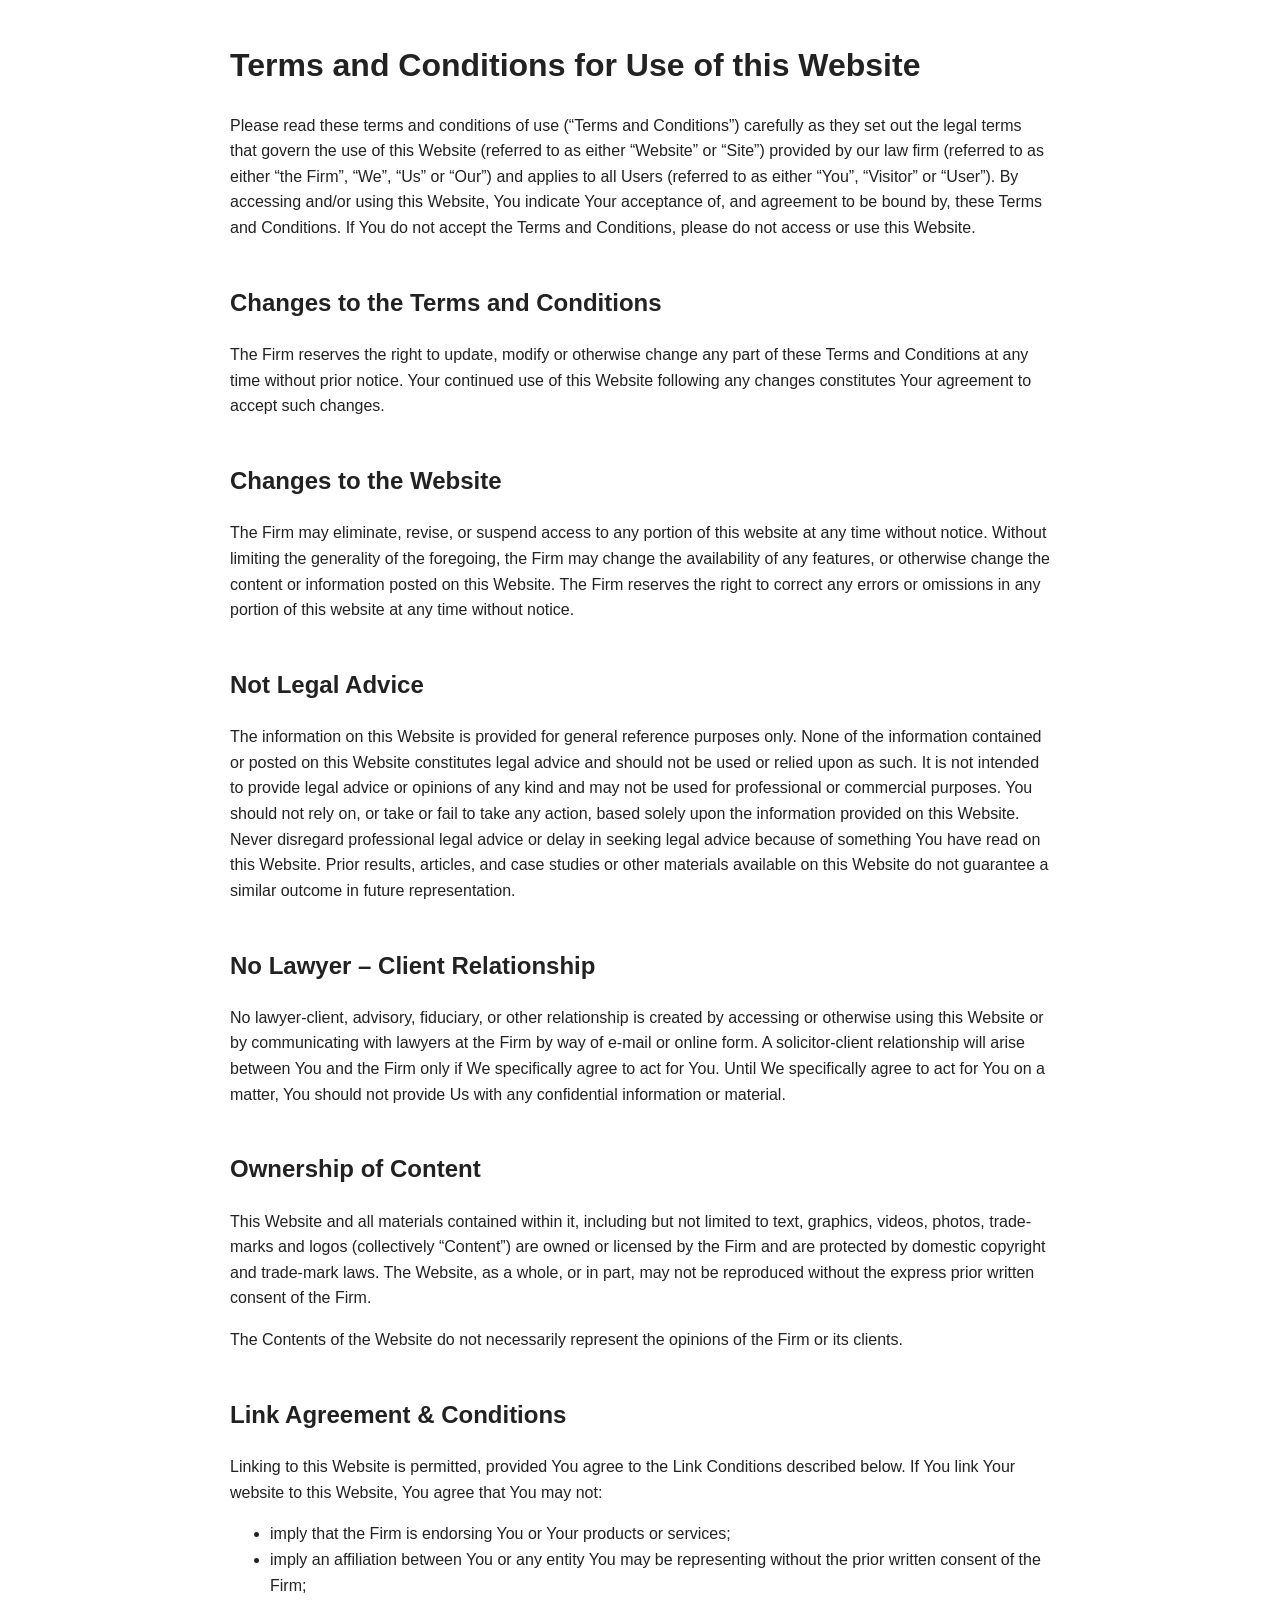
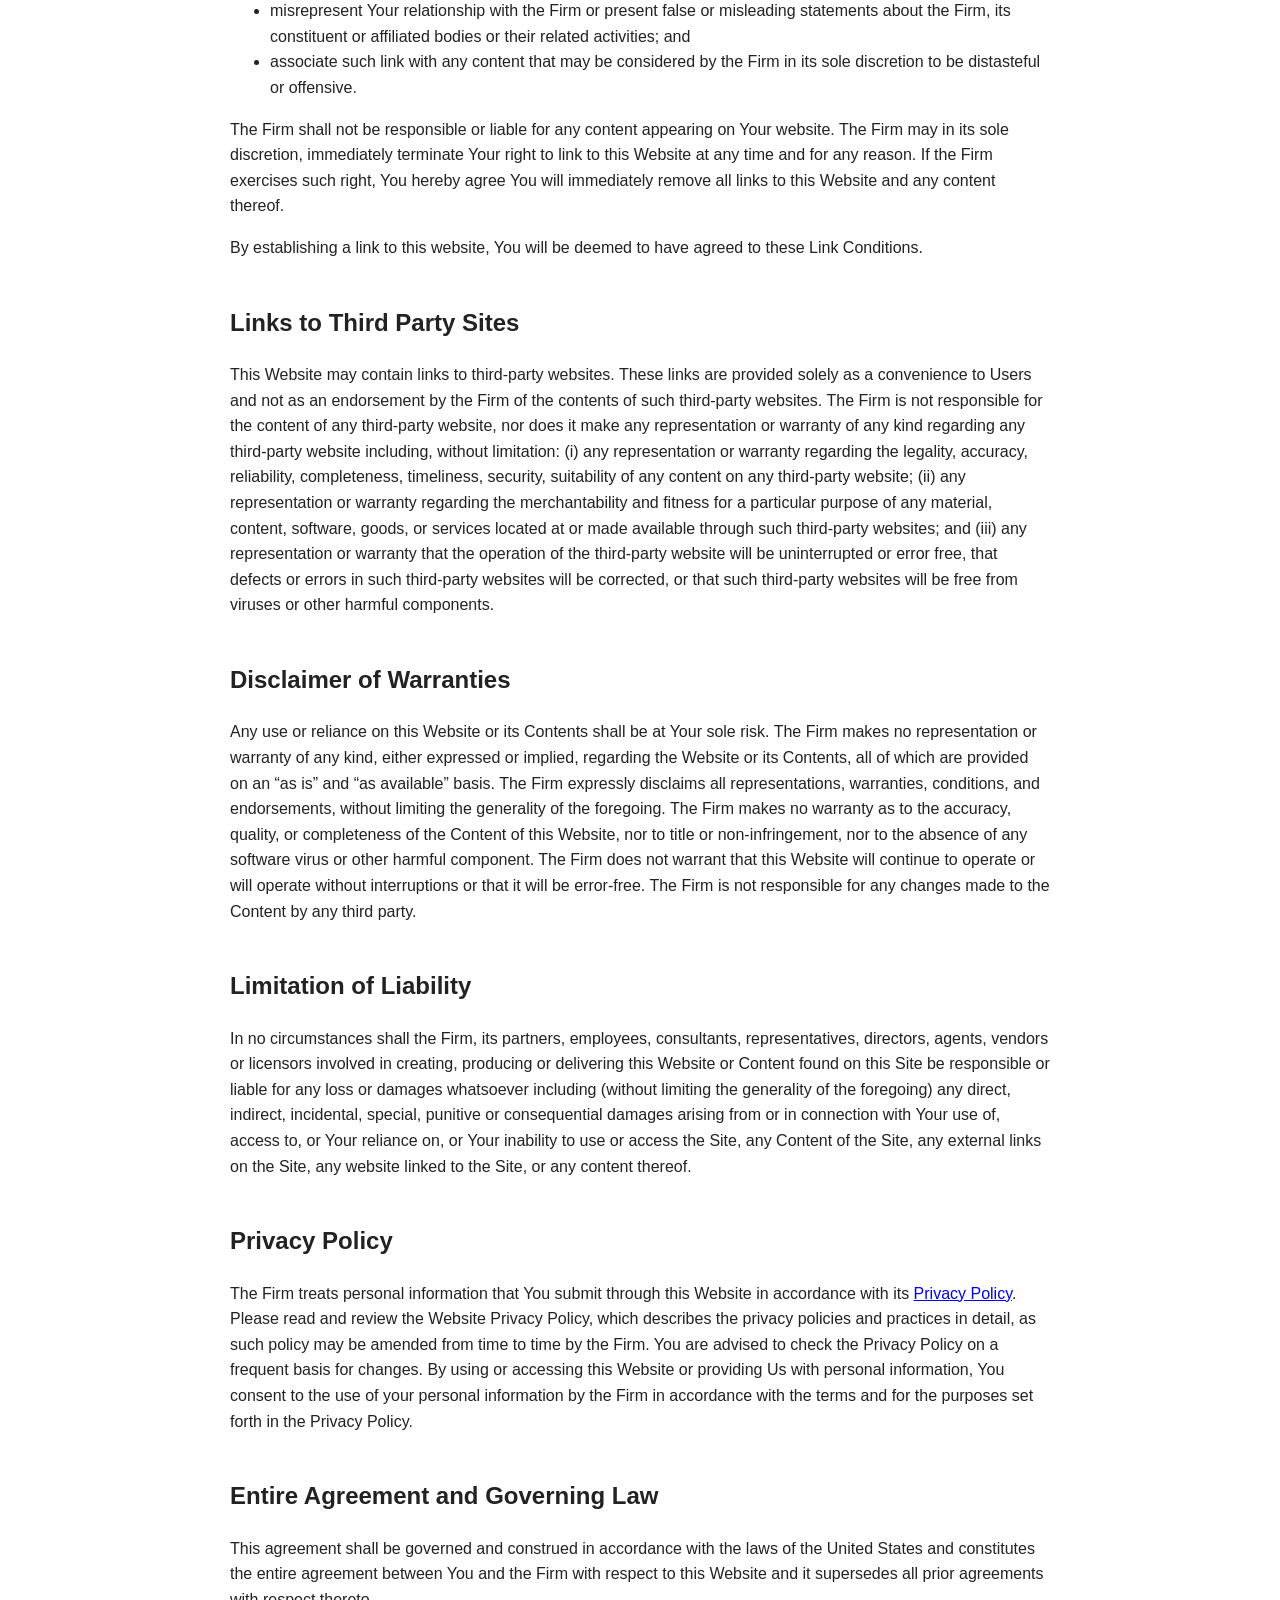
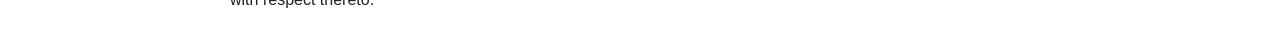
<file: disclaimer.html>
<!DOCTYPE html>
<html lang="en">
<head>
<meta charset="utf-8">
<meta name="viewport" content="width=device-width, initial-scale=1">
<title>Disclaimer</title>
<style>
  body { font-family: Arial, Helvetica, sans-serif; line-height: 1.6; color: #222; max-width: 820px; margin: 40px auto; padding: 0 20px; }
  h1 { font-size: 2em; }
  h2 { margin-top: 1.8em; }
</style>
</head>
<body>

<h1>Terms and Conditions for Use of this Website</h1>

<p>Please read these terms and conditions of use (&ldquo;Terms and Conditions&rdquo;) carefully as they set out the legal terms that govern the use of this Website (referred to as either &ldquo;Website&rdquo; or &ldquo;Site&rdquo;) provided by our law firm (referred to as either &ldquo;the Firm&rdquo;, &ldquo;We&rdquo;, &ldquo;Us&rdquo; or &ldquo;Our&rdquo;) and applies to all Users (referred to as either &ldquo;You&rdquo;, &ldquo;Visitor&rdquo; or &ldquo;User&rdquo;). By accessing and/or using this Website, You indicate Your acceptance of, and agreement to be bound by, these Terms and Conditions. If You do not accept the Terms and Conditions, please do not access or use this Website.</p>

<h2>Changes to the Terms and Conditions</h2>

<p>The Firm reserves the right to update, modify or otherwise change any part of these Terms and Conditions at any time without prior notice. Your continued use of this Website following any changes constitutes Your agreement to accept such changes.</p>

<h2>Changes to the Website</h2>

<p>The Firm may eliminate, revise, or suspend access to any portion of this website at any time without notice. Without limiting the generality of the foregoing, the Firm may change the availability of any features, or otherwise change the content or information posted on this Website. The Firm reserves the right to correct any errors or omissions in any portion of this website at any time without notice.</p>

<h2>Not Legal Advice</h2>

<p>The information on this Website is provided for general reference purposes only. None of the information contained or posted on this Website constitutes legal advice and should not be used or relied upon as such. It is not intended to provide legal advice or opinions of any kind and may not be used for professional or commercial purposes. You should not rely on, or take or fail to take any action, based solely upon the information provided on this Website. Never disregard professional legal advice or delay in seeking legal advice because of something You have read on this Website. Prior results, articles, and case studies or other materials available on this Website do not guarantee a similar outcome in future representation.</p>

<h2>No Lawyer &ndash; Client Relationship</h2>

<p>No lawyer-client, advisory, fiduciary, or other relationship is created by accessing or otherwise using this Website or by communicating with lawyers at the Firm by way of e-mail or online form. A solicitor-client relationship will arise between You and the Firm only if We specifically agree to act for You. Until We specifically agree to act for You on a matter, You should not provide Us with any confidential information or material.</p>

<h2>Ownership of Content</h2>

<p>This Website and all materials contained within it, including but not limited to text, graphics, videos, photos, trade-marks and logos (collectively &ldquo;Content&rdquo;) are owned or licensed by the Firm and are protected by domestic copyright and trade-mark laws. The Website, as a whole, or in part, may not be reproduced without the express prior written consent of the Firm.</p>

<p>The Contents of the Website do not necessarily represent the opinions of the Firm or its clients.</p>

<h2>Link Agreement &amp; Conditions</h2>

<p>Linking to this Website is permitted, provided You agree to the Link Conditions described below. If You link Your website to this Website, You agree that You may not:</p>

<ul>
  <li>imply that the Firm is endorsing You or Your products or services;</li>
  <li>imply an affiliation between You or any entity You may be representing without the prior written consent of the Firm;</li>
  <li>misrepresent Your relationship with the Firm or present false or misleading statements about the Firm, its constituent or affiliated bodies or their related activities; and</li>
  <li>associate such link with any content that may be considered by the Firm in its sole discretion to be distasteful or offensive.</li>
</ul>

<p>The Firm shall not be responsible or liable for any content appearing on Your website. The Firm may in its sole discretion, immediately terminate Your right to link to this Website at any time and for any reason. If the Firm exercises such right, You hereby agree You will immediately remove all links to this Website and any content thereof.</p>

<p>By establishing a link to this website, You will be deemed to have agreed to these Link Conditions.</p>

<h2>Links to Third Party Sites</h2>

<p>This Website may contain links to third-party websites. These links are provided solely as a convenience to Users and not as an endorsement by the Firm of the contents of such third-party websites. The Firm is not responsible for the content of any third-party website, nor does it make any representation or warranty of any kind regarding any third-party website including, without limitation: (i) any representation or warranty regarding the legality, accuracy, reliability, completeness, timeliness, security, suitability of any content on any third-party website; (ii) any representation or warranty regarding the merchantability and fitness for a particular purpose of any material, content, software, goods, or services located at or made available through such third-party websites; and (iii) any representation or warranty that the operation of the third-party website will be uninterrupted or error free, that defects or errors in such third-party websites will be corrected, or that such third-party websites will be free from viruses or other harmful components.</p>

<h2>Disclaimer of Warranties</h2>

<p>Any use or reliance on this Website or its Contents shall be at Your sole risk. The Firm makes no representation or warranty of any kind, either expressed or implied, regarding the Website or its Contents, all of which are provided on an &ldquo;as is&rdquo; and &ldquo;as available&rdquo; basis. The Firm expressly disclaims all representations, warranties, conditions, and endorsements, without limiting the generality of the foregoing. The Firm makes no warranty as to the accuracy, quality, or completeness of the Content of this Website, nor to title or non-infringement, nor to the absence of any software virus or other harmful component. The Firm does not warrant that this Website will continue to operate or will operate without interruptions or that it will be error-free. The Firm is not responsible for any changes made to the Content by any third party.</p>

<h2>Limitation of Liability</h2>

<p>In no circumstances shall the Firm, its partners, employees, consultants, representatives, directors, agents, vendors or licensors involved in creating, producing or delivering this Website or Content found on this Site be responsible or liable for any loss or damages whatsoever including (without limiting the generality of the foregoing) any direct, indirect, incidental, special, punitive or consequential damages arising from or in connection with Your use of, access to, or Your reliance on, or Your inability to use or access the Site, any Content of the Site, any external links on the Site, any website linked to the Site, or any content thereof.</p>

<h2>Privacy Policy</h2>

<p>The Firm treats personal information that You submit through this Website in accordance with its <a href="https://www.socialmediajusticehelp.com/privacy-policy/">Privacy Policy</a>. Please read and review the Website Privacy Policy, which describes the privacy policies and practices in detail, as such policy may be amended from time to time by the Firm. You are advised to check the Privacy Policy on a frequent basis for changes. By using or accessing this Website or providing Us with personal information, You consent to the use of your personal information by the Firm in accordance with the terms and for the purposes set forth in the Privacy Policy.</p>

<h2>Entire Agreement and Governing Law</h2>

<p>This agreement shall be governed and construed in accordance with the laws of the United States and constitutes the entire agreement between You and the Firm with respect to this Website and it supersedes all prior agreements with respect thereto.</p>

</body>
</html>
</file>
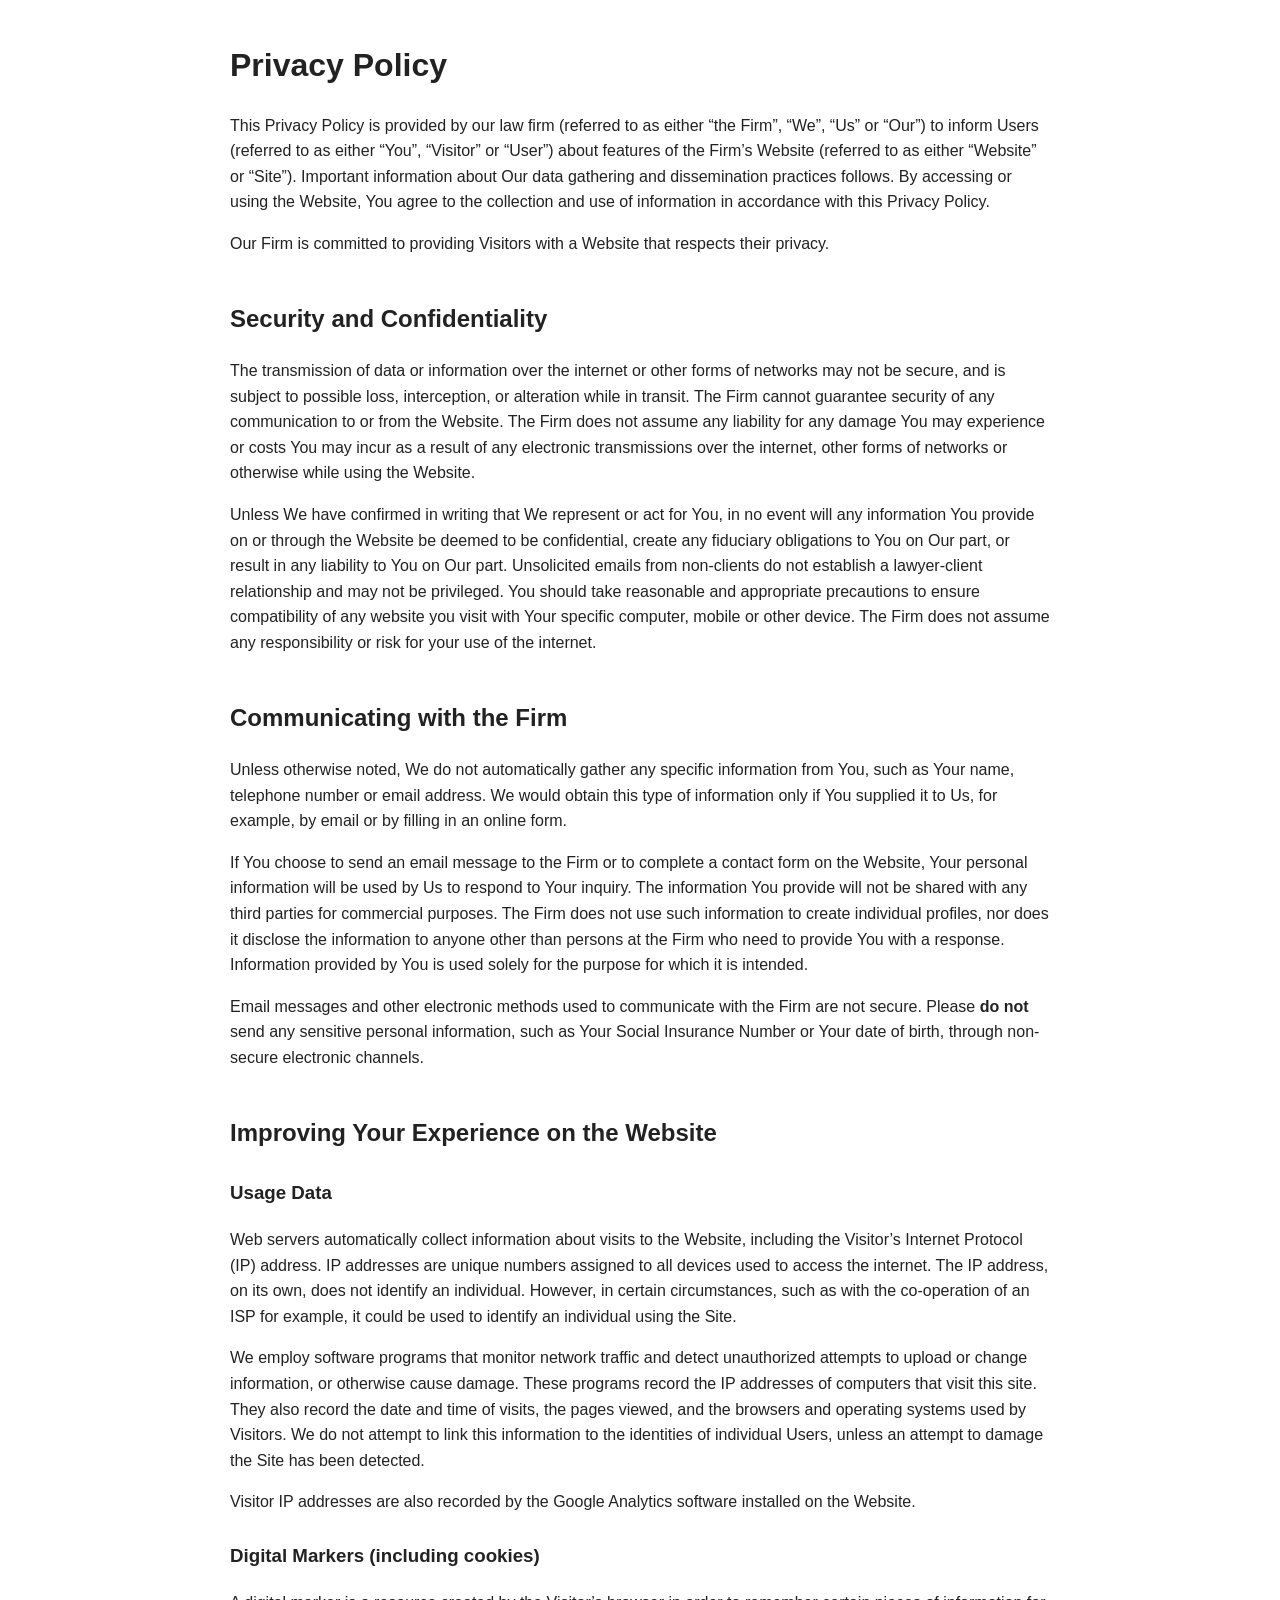
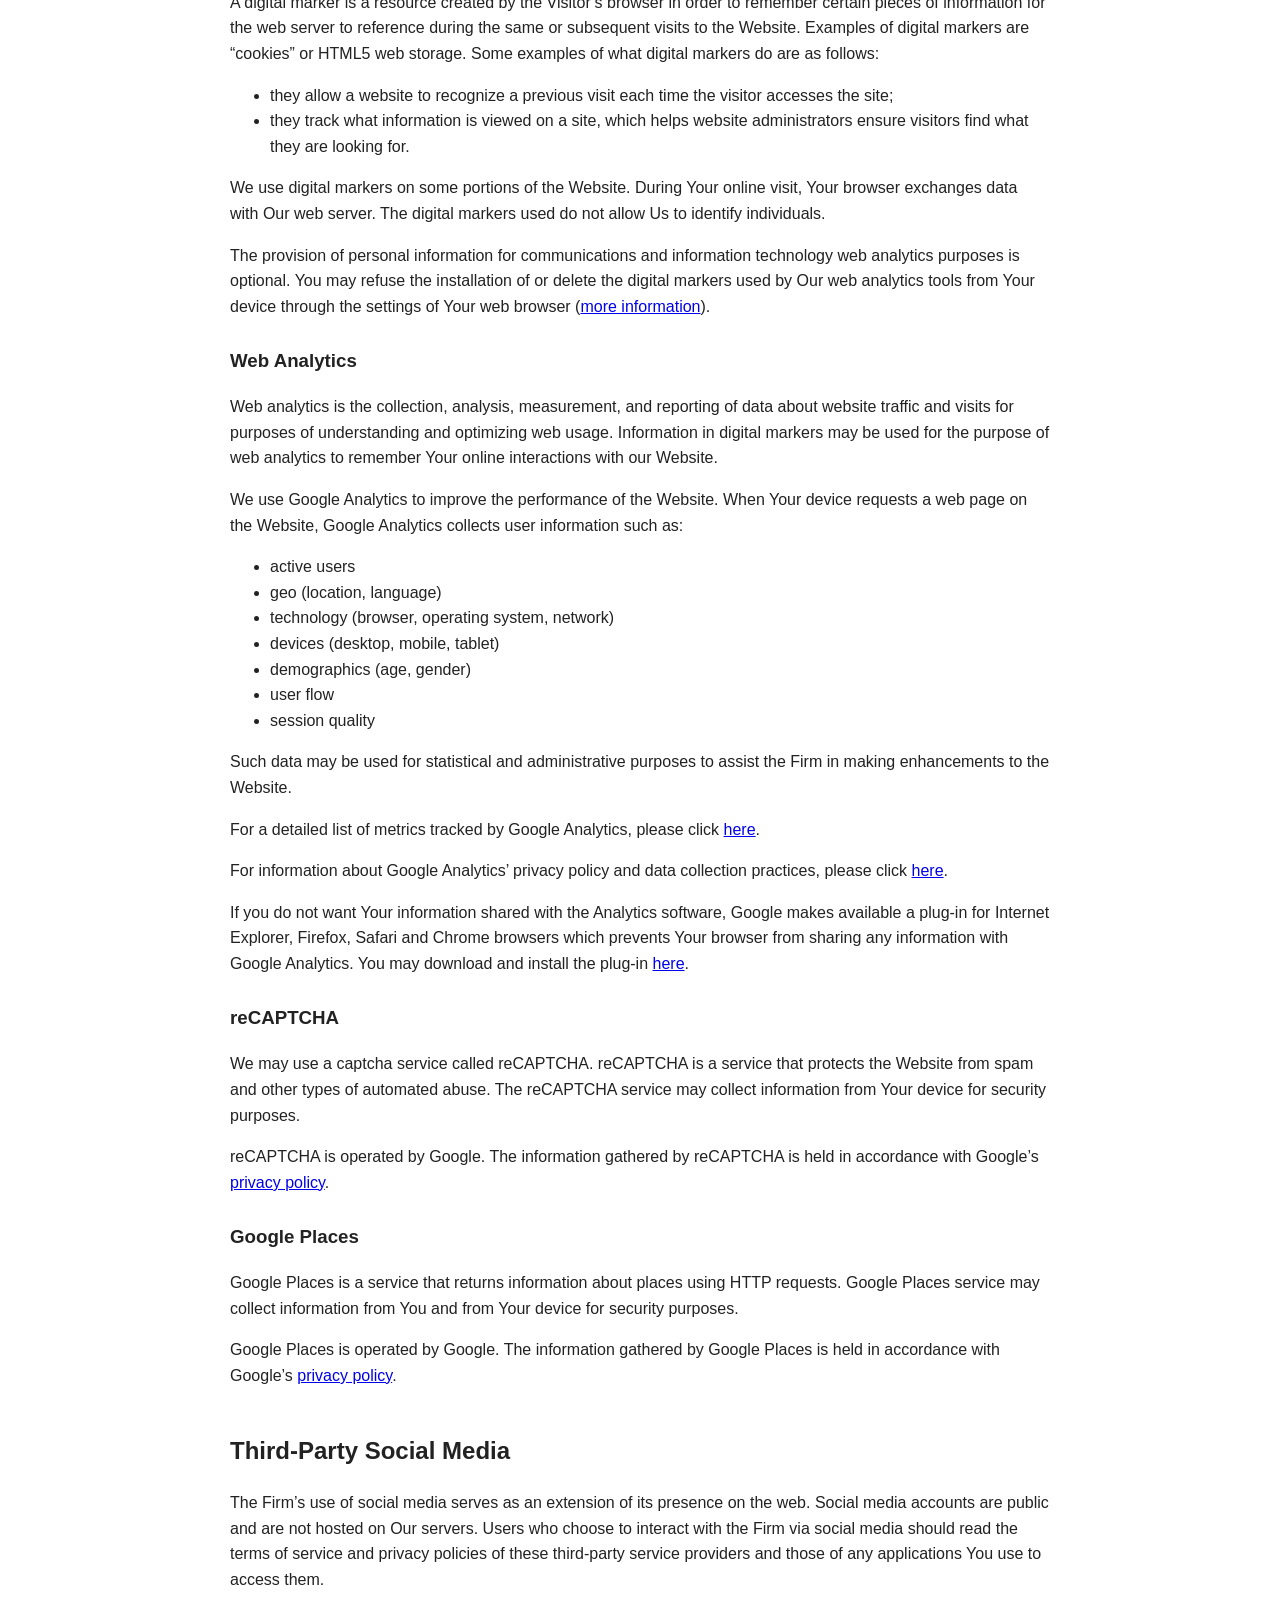
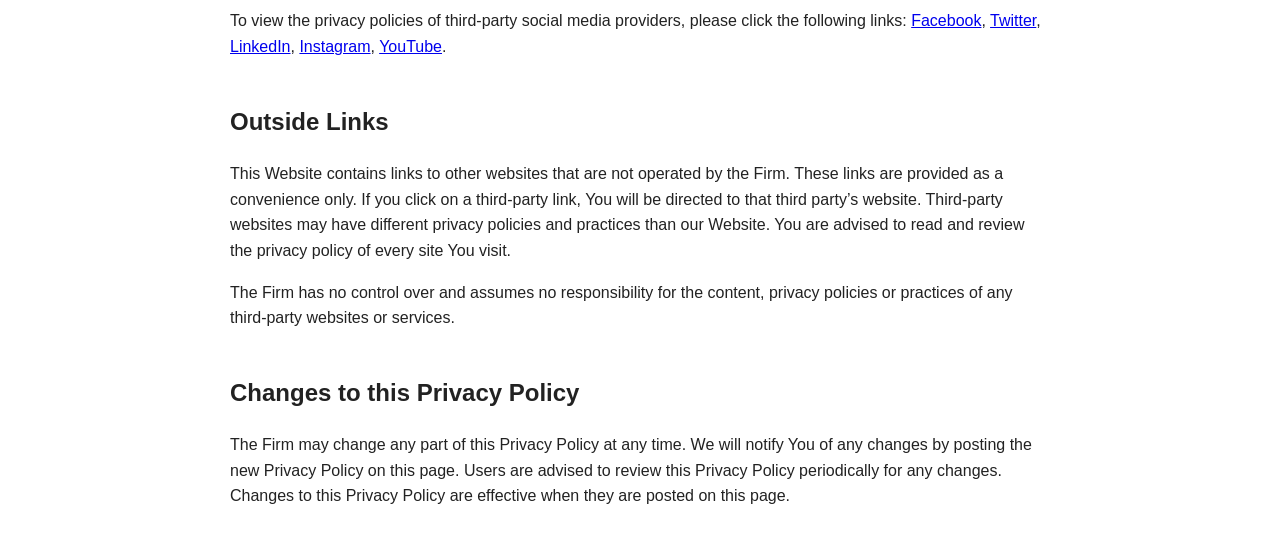
<file: privacy-policy.html>
<!DOCTYPE html>
<html lang="en">
<head>
<meta charset="utf-8">
<meta name="viewport" content="width=device-width, initial-scale=1">
<title>Privacy Policy</title>
<style>
  body { font-family: Arial, Helvetica, sans-serif; line-height: 1.6; color: #222; max-width: 820px; margin: 40px auto; padding: 0 20px; }
  h1 { font-size: 2em; }
  h2 { margin-top: 1.8em; }
  h3 { margin-top: 1.4em; }
</style>
</head>
<body>

<h1>Privacy Policy</h1>

<p>This Privacy Policy is provided by our law firm (referred to as either &ldquo;the Firm&rdquo;, &ldquo;We&rdquo;, &ldquo;Us&rdquo; or &ldquo;Our&rdquo;) to inform Users (referred to as either &ldquo;You&rdquo;, &ldquo;Visitor&rdquo; or &ldquo;User&rdquo;) about features of the Firm&rsquo;s Website (referred to as either &ldquo;Website&rdquo; or &ldquo;Site&rdquo;). Important information about Our data gathering and dissemination practices follows. By accessing or using the Website, You agree to the collection and use of information in accordance with this Privacy Policy.</p>

<p>Our Firm is committed to providing Visitors with a Website that respects their privacy.</p>

<h2>Security and Confidentiality</h2>

<p>The transmission of data or information over the internet or other forms of networks may not be secure, and is subject to possible loss, interception, or alteration while in transit. The Firm cannot guarantee security of any communication to or from the Website. The Firm does not assume any liability for any damage You may experience or costs You may incur as a result of any electronic transmissions over the internet, other forms of networks or otherwise while using the Website.</p>

<p>Unless We have confirmed in writing that We represent or act for You, in no event will any information You provide on or through the Website be deemed to be confidential, create any fiduciary obligations to You on Our part, or result in any liability to You on Our part. Unsolicited emails from non-clients do not establish a lawyer-client relationship and may not be privileged. You should take reasonable and appropriate precautions to ensure compatibility of any website you visit with Your specific computer, mobile or other device. The Firm does not assume any responsibility or risk for your use of the internet.</p>

<h2>Communicating with the Firm</h2>

<p>Unless otherwise noted, We do not automatically gather any specific information from You, such as Your name, telephone number or email address. We would obtain this type of information only if You supplied it to Us, for example, by email or by filling in an online form.</p>

<p>If You choose to send an email message to the Firm or to complete a contact form on the Website, Your personal information will be used by Us to respond to Your inquiry. The information You provide will not be shared with any third parties for commercial purposes. The Firm does not use such information to create individual profiles, nor does it disclose the information to anyone other than persons at the Firm who need to provide You with a response. Information provided by You is used solely for the purpose for which it is intended.</p>

<p>Email messages and other electronic methods used to communicate with the Firm are not secure. Please <strong>do not</strong> send any sensitive personal information, such as Your Social Insurance Number or Your date of birth, through non-secure electronic channels.</p>

<h2>Improving Your Experience on the Website</h2>

<h3>Usage Data</h3>

<p>Web servers automatically collect information about visits to the Website, including the Visitor&rsquo;s Internet Protocol (IP) address. IP addresses are unique numbers assigned to all devices used to access the internet. The IP address, on its own, does not identify an individual. However, in certain circumstances, such as with the co-operation of an ISP for example, it could be used to identify an individual using the Site.</p>

<p>We employ software programs that monitor network traffic and detect unauthorized attempts to upload or change information, or otherwise cause damage. These programs record the IP addresses of computers that visit this site. They also record the date and time of visits, the pages viewed, and the browsers and operating systems used by Visitors. We do not attempt to link this information to the identities of individual Users, unless an attempt to damage the Site has been detected.</p>

<p>Visitor IP addresses are also recorded by the Google Analytics software installed on the Website.</p>

<h3>Digital Markers (including cookies)</h3>

<p>A digital marker is a resource created by the Visitor&rsquo;s browser in order to remember certain pieces of information for the web server to reference during the same or subsequent visits to the Website. Examples of digital markers are &ldquo;cookies&rdquo; or HTML5 web storage. Some examples of what digital markers do are as follows:</p>

<ul>
  <li>they allow a website to recognize a previous visit each time the visitor accesses the site;</li>
  <li>they track what information is viewed on a site, which helps website administrators ensure visitors find what they are looking for.</li>
</ul>

<p>We use digital markers on some portions of the Website. During Your online visit, Your browser exchanges data with Our web server. The digital markers used do not allow Us to identify individuals.</p>

<p>The provision of personal information for communications and information technology web analytics purposes is optional. You may refuse the installation of or delete the digital markers used by Our web analytics tools from Your device through the settings of Your web browser (<a href="https://support.google.com/chrome/answer/95647?co=GENIE.Platform%3DDesktop&amp;hl=en">more information</a>).</p>

<h3>Web Analytics</h3>

<p>Web analytics is the collection, analysis, measurement, and reporting of data about website traffic and visits for purposes of understanding and optimizing web usage. Information in digital markers may be used for the purpose of web analytics to remember Your online interactions with our Website.</p>

<p>We use Google Analytics to improve the performance of the Website. When Your device requests a web page on the Website, Google Analytics collects user information such as:</p>

<ul>
  <li>active users</li>
  <li>geo (location, language)</li>
  <li>technology (browser, operating system, network)</li>
  <li>devices (desktop, mobile, tablet)</li>
  <li>demographics (age, gender)</li>
  <li>user flow</li>
  <li>session quality</li>
</ul>

<p>Such data may be used for statistical and administrative purposes to assist the Firm in making enhancements to the Website.</p>

<p>For a detailed list of metrics tracked by Google Analytics, please click <a href="https://support.google.com/analytics/answer/1012034?hl=en">here</a>.</p>

<p>For information about Google Analytics&rsquo; privacy policy and data collection practices, please click <a href="https://policies.google.com/privacy">here</a>.</p>

<p>If you do not want Your information shared with the Analytics software, Google makes available a plug-in for Internet Explorer, Firefox, Safari and Chrome browsers which prevents Your browser from sharing any information with Google Analytics. You may download and install the plug-in <a href="https://tools.google.com/dlpage/gaoptout">here</a>.</p>

<h3>reCAPTCHA</h3>

<p>We may use a captcha service called reCAPTCHA. reCAPTCHA is a service that protects the Website from spam and other types of automated abuse. The reCAPTCHA service may collect information from Your device for security purposes.</p>

<p>reCAPTCHA is operated by Google. The information gathered by reCAPTCHA is held in accordance with Google&rsquo;s <a href="https://policies.google.com/privacy">privacy policy</a>.</p>

<h3>Google Places</h3>

<p>Google Places is a service that returns information about places using HTTP requests. Google Places service may collect information from You and from Your device for security purposes.</p>

<p>Google Places is operated by Google. The information gathered by Google Places is held in accordance with Google&rsquo;s <a href="https://policies.google.com/privacy">privacy policy</a>.</p>

<h2>Third-Party Social Media</h2>

<p>The Firm&rsquo;s use of social media serves as an extension of its presence on the web. Social media accounts are public and are not hosted on Our servers. Users who choose to interact with the Firm via social media should read the terms of service and privacy policies of these third-party service providers and those of any applications You use to access them.</p>

<p>To view the privacy policies of third-party social media providers, please click the following links: <a href="https://www.facebook.com">Facebook</a>, <a href="https://twitter.com">Twitter</a>, <a href="https://www.linkedin.com">LinkedIn</a>, <a href="https://help.instagram.com">Instagram</a>, <a href="https://policies.google.com/privacy">YouTube</a>.</p>

<h2>Outside Links</h2>

<p>This Website contains links to other websites that are not operated by the Firm. These links are provided as a convenience only. If you click on a third-party link, You will be directed to that third party&rsquo;s website. Third-party websites may have different privacy policies and practices than our Website. You are advised to read and review the privacy policy of every site You visit.</p>

<p>The Firm has no control over and assumes no responsibility for the content, privacy policies or practices of any third-party websites or services.</p>

<h2>Changes to this Privacy Policy</h2>

<p>The Firm may change any part of this Privacy Policy at any time. We will notify You of any changes by posting the new Privacy Policy on this page. Users are advised to review this Privacy Policy periodically for any changes. Changes to this Privacy Policy are effective when they are posted on this page.</p>

</body>
</html>
</file>
